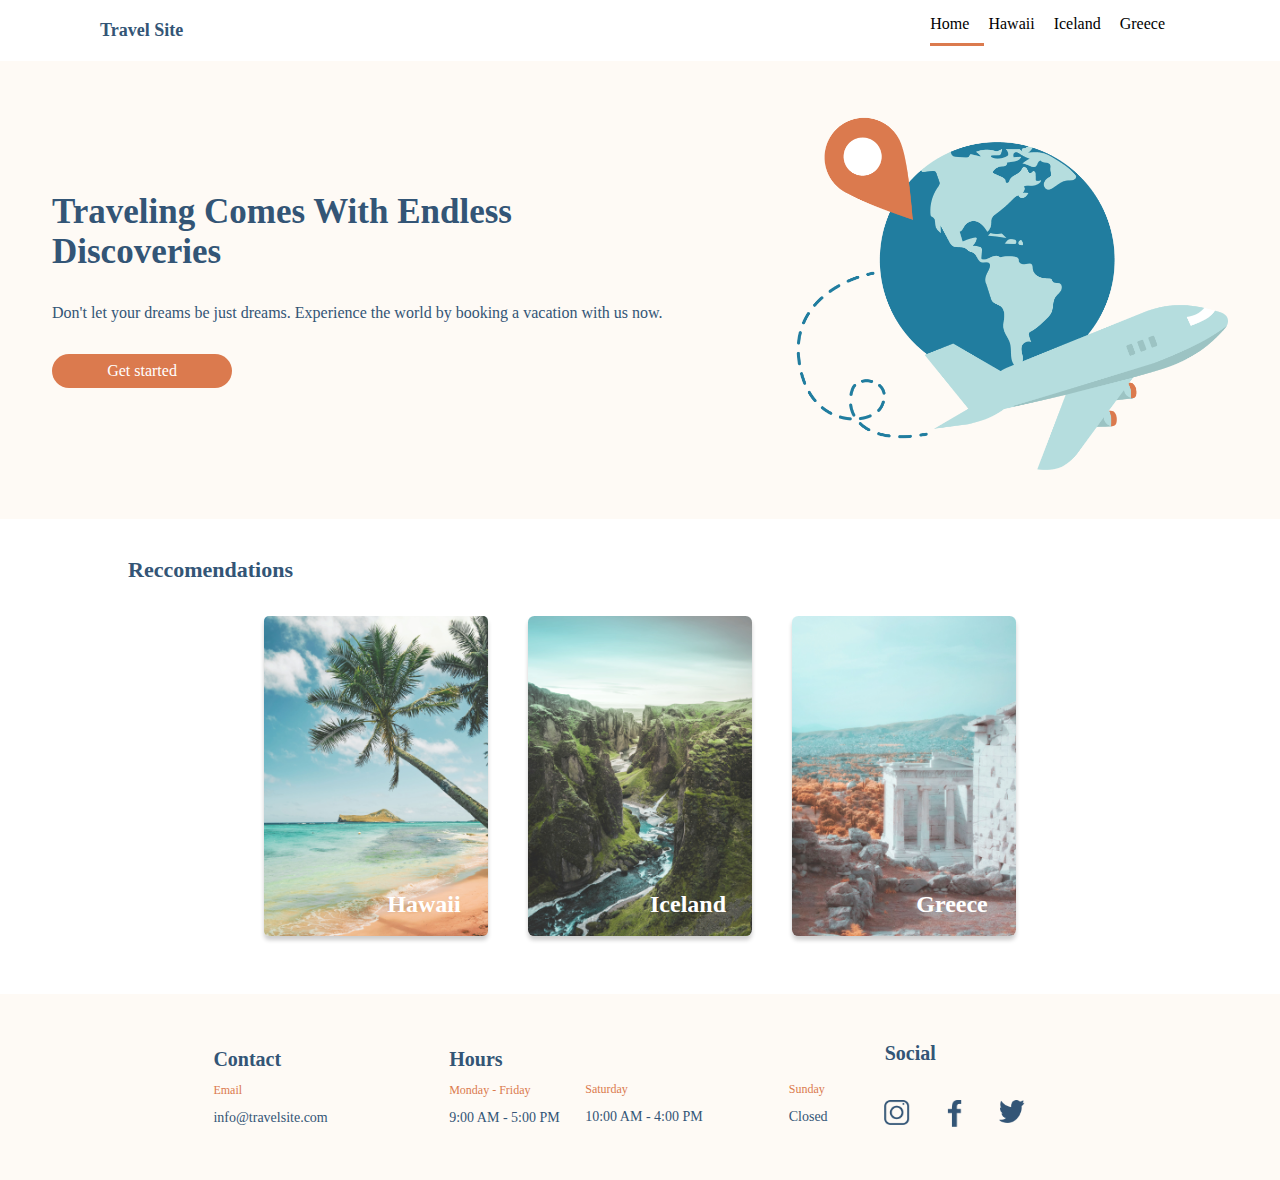
<file: victor-hemmingsIII-travelsite/index.html>
<!DOCTYPE html>
<html lang="en">
<head>
    <meta charset="UTF-8">
    <meta name="viewport" content="width=device-width, initial-scale=1.0">
    <link rel="stylesheet" href="./css/global.css">
    <link rel="stylesheet" href="./css/main.css">
    <title>Document</title>
</head>
<body>
    <nav class="travelnavbar">
        <div class="navdiv">
            <div class="navlogo">Travel Site</div>
            <ul>
                <li class="homebutton"><a href="http://127.0.0.1:5500/index.html">Home</a></li>
                <li><a href="http://127.0.0.1:5500/pages/hawaii.html">Hawaii</a></li>
                <li><a href="http://127.0.0.1:5500/pages/iceland.html">Iceland</a></li>
                <li><a href="http://127.0.0.1:5500/pages/greece.html">Greece</a></li>
            </ul>
        </div>
    </nav>

    <section class="hero">
        <div class="textboxleft">
            <h1 class="main__title">Traveling Comes With Endless Discoveries</h1>
            <p class="main__text">Don't let your dreams be just dreams. Experience the world by booking a 
                vacation with us now.</p>
                <button> Get started</button>
        </div>
        <div class="planeimagebox">
            <img class="heroplane" src="./assets/Images/hero.png" alt="heroplane">
        </div>

    </section>

    <section class="Reccomendations">
        <h2 class="rec__title">Reccomendations</h2>
            <div class="productcardbox">
                <a href="http://127.0.0.1:5500/pages/hawaii.html">
                <div class="product__card1">
                    <p class="cardcountry">Hawaii</p>
                </div>
                </a>
                <a href="http://127.0.0.1:5500/pages/iceland.html">
                <div class="product__card2">
                    <p class="cardcountry">Iceland</p>
                </div>
                </a>
                <a href="http://127.0.0.1:5500/pages/greece.html">
                <div class="product__card3">
                    <p class="cardcountry">Greece</p>
                </div>
                </a>
            </div>
    </section>

    <footer class="travelfooter">
        <div class="footertitle">Contact
            <h4 class="footerh4">Email</h4>
            <p class="footerp">info@travelsite.com</p>
        </div>
        <div class="footertitle">Hours
            <h4 class="footerh4">Monday - Friday</h4>
            <p class="footerp">9:00 AM - 5:00 PM</p>
        </div>
        <div class="footertitle2">
            <h4 class="footerh4">Saturday</h4>
            <p class="footerp">10:00 AM - 4:00 PM</p>
        </div>
        <div class="footertitle3">
            <h4 class="footerh4">Sunday</h4>
            <p class="footerp">Closed</p>
        </div>
        <div class="footertitle4">Social
            <div class="socialbox">
                <a href="http://Instagram.com/"><img class="Icon" src="./assets/Icons/icon-instagram.png" alt="instagram"></a>
                <a href="http://Facebook.com/"><img class="IconF" src="./assets/Icons/icon-facebook.png" alt="facebook"></a>
                <a href="http://Twitter.com/"><img class="Icon" src="./assets/Icons/icon-twitter.png" alt="twitter"></a>
            </div> 
        </div>
    </footer>
</body>
</html>
</file>
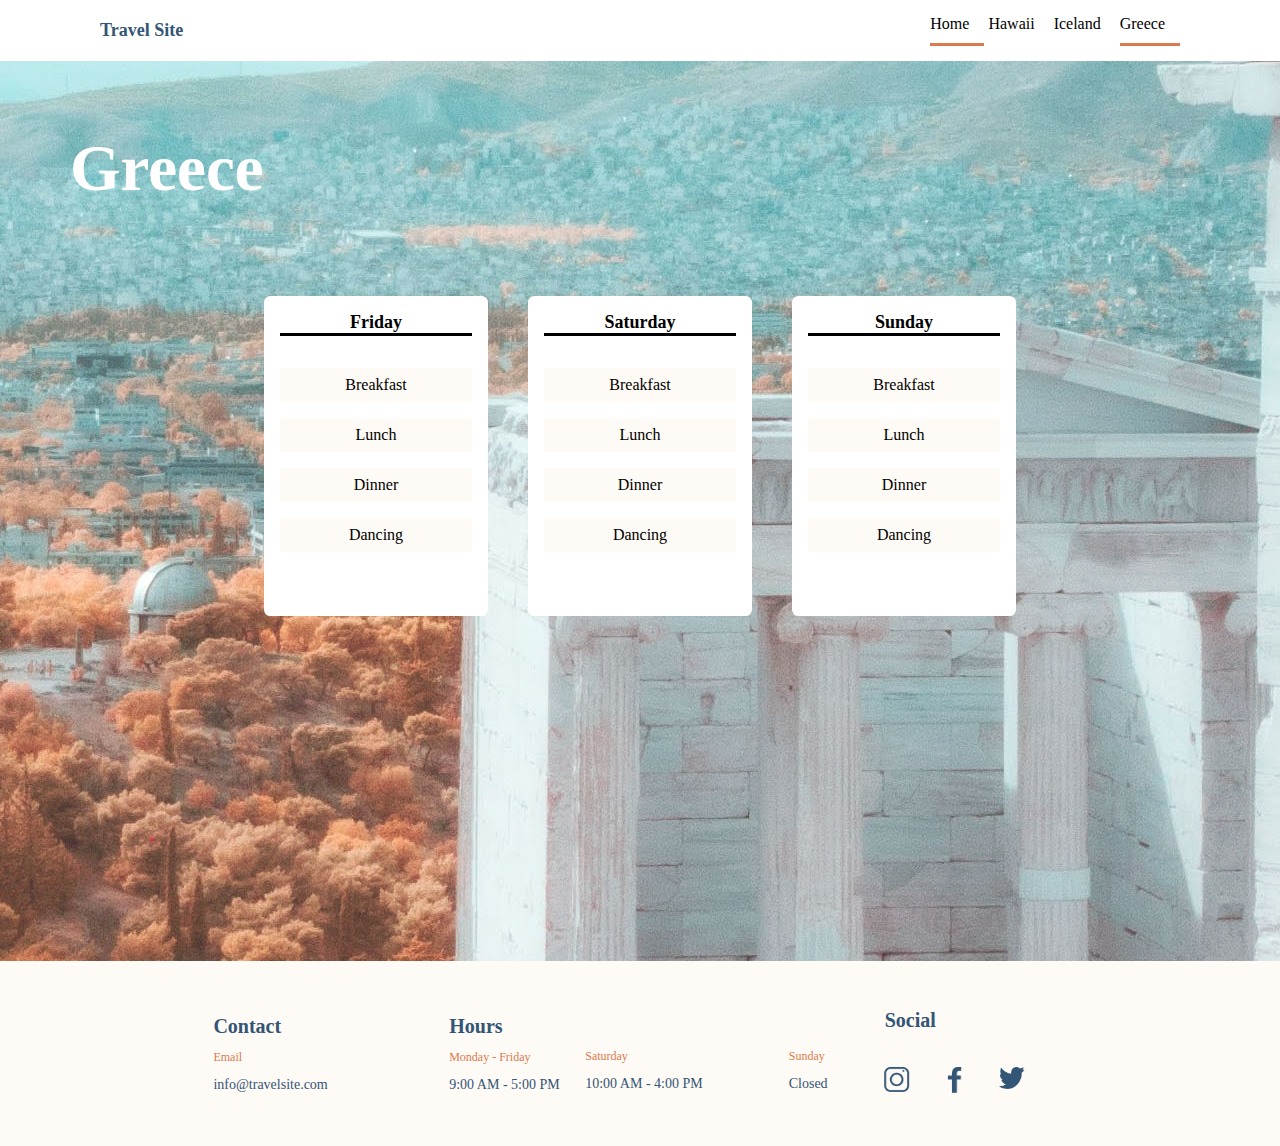
<file: victor-hemmingsIII-travelsite/pages/greece.html>
<!DOCTYPE html>
<html lang="en">
<head>
    <meta charset="UTF-8">
    <meta name="viewport" content="width=device-width, initial-scale=1.0">
    <link rel="stylesheet" href="../css/global.css">
    <link rel="stylesheet" href="../css/main.css">
    <link rel="stylesheet" href="../css/destinations.css">
    <title>Document</title>
</head>
<body>
    <nav class="travelnavbar">
        <div class="navdiv">
            <div class="navlogo">Travel Site</div>
            <ul>
                <li class="homebutton"><a href="http://127.0.0.1:5500/index.html">Home</a></li>
                <li><a href="http://127.0.0.1:5500/pages/hawaii.html">Hawaii</a></li>
                <li><a href="http://127.0.0.1:5500/pages/iceland.html">Iceland</a></li>
                <li class="greecebutton"><a href="http://127.0.0.1:5500/pages/greece.html">Greece</a></li>
            </ul>
        </div>
    </nav>

    <section class="greece__image">
        <h1 class="country">Greece</h1>
            <div class="country__productcardbox">
                <div class="country__product__card">
                    <h3 class="days">Friday</h3>
                    <div class="activitybox">
                        <div class="activity">
                            <p>Breakfast</p>
                        </div>
                        <div class="activity">
                            <p>Lunch</p>
                        </div>
                        <div class="activity">
                            <p>Dinner</p>
                        </div>
                        <div class="activity">
                            <p>Dancing</p>
                        </div>
                    </div>
                </div>
                <div class="country__product__card">
                    <h3 class="days">Saturday</h3>
                    <div class="activitybox">
                        <div class="activity">
                            <p>Breakfast</p>
                        </div>
                        <div class="activity">
                            <p>Lunch</p>
                        </div>
                        <div class="activity">
                            <p>Dinner</p>
                        </div>
                        <div class="activity">
                            <p>Dancing</p>
                        </div>
                    </div>
                </div>
                <div class="country__product__card">
                    <h3 class="days">Sunday</h3>
                    <div class="activitybox">
                        <div class="activity">
                            <p>Breakfast</p>
                        </div>
                        <div class="activity">
                            <p>Lunch</p>
                        </div>
                        <div class="activity">
                            <p>Dinner</p>
                        </div>
                        <div class="activity">
                            <p>Dancing</p>
                        </div>
                    </div>
                </div>
            </div>
    </section>

    <footer class="travelfooter">
        <div class="footertitle">Contact
            <h4 class="footerh4">Email</h4>
            <p class="footerp">info@travelsite.com</p>
        </div>
        <div class="footertitle">Hours
            <h4 class="footerh4">Monday - Friday</h4>
            <p class="footerp">9:00 AM - 5:00 PM</p>
        </div>
        <div class="footertitle2">
            <h4 class="footerh4">Saturday</h4>
            <p class="footerp">10:00 AM - 4:00 PM</p>
        </div>
        <div class="footertitle3">
            <h4 class="footerh4">Sunday</h4>
            <p class="footerp">Closed</p>
        </div>
        <div class="footertitle4">Social
            <div class="socialbox">
                <a href="http://Instagram.com/"><img class="Icon" src="../assets/Icons/icon-instagram.png" alt="instagram"></a>
                <a href="http://Facebook.com/"><img class="IconF" src="../assets/Icons/icon-facebook.png" alt="facebook"></a>
                <a href="http://Twitter.com/"><img class="Icon" src="../assets/Icons/icon-twitter.png" alt="twitter"></a>
            </div> 
        </div>
    </footer>
    
</body>
</html>
</file>
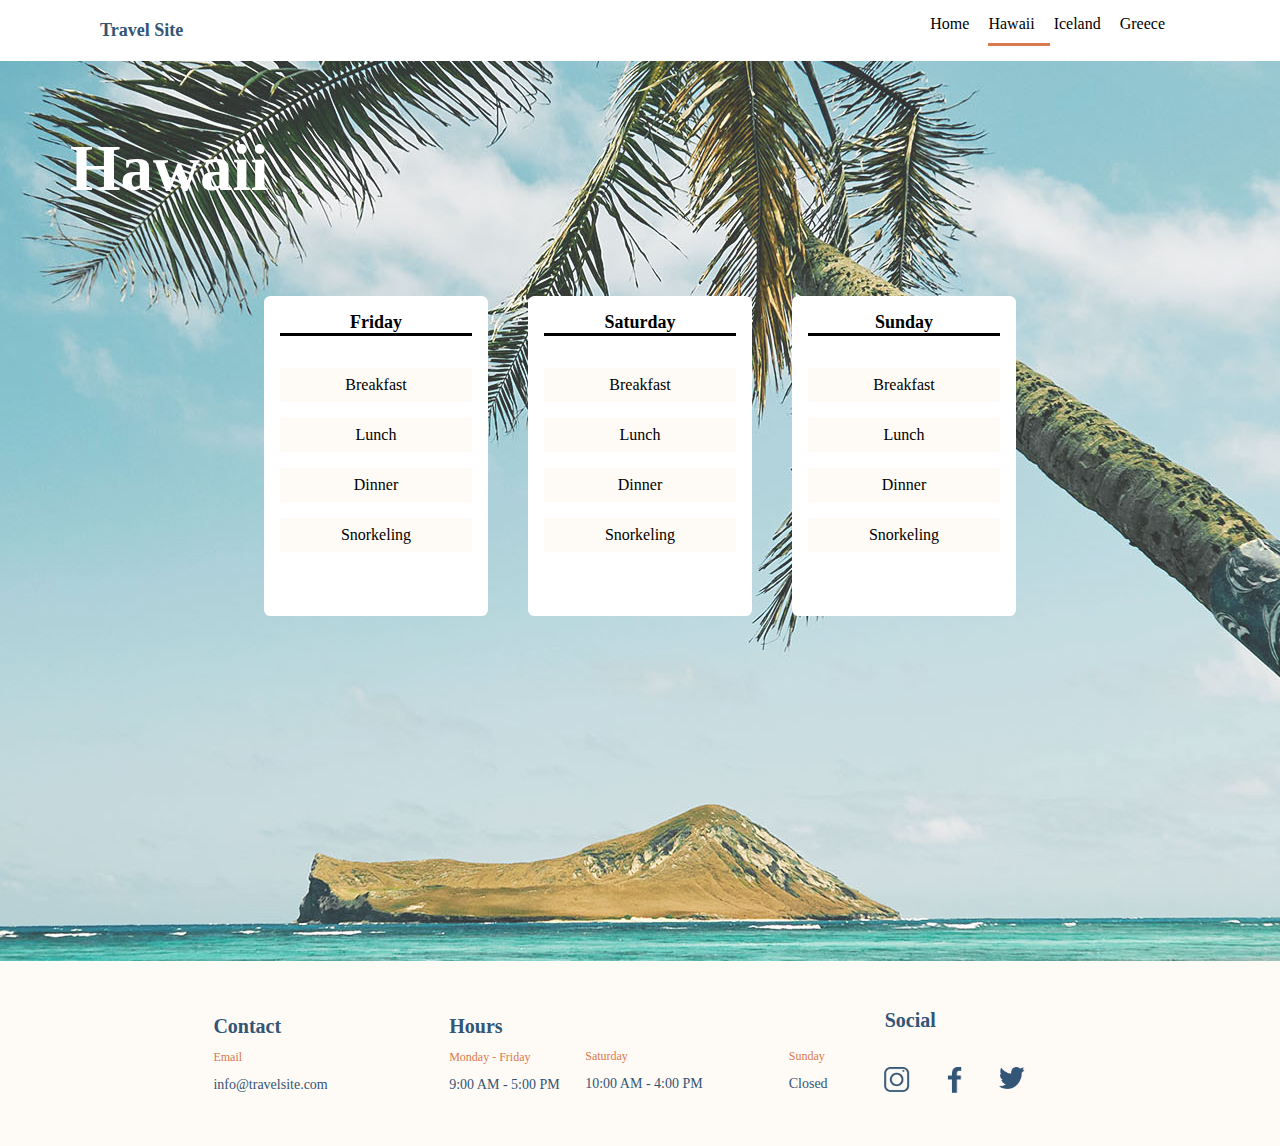
<file: victor-hemmingsIII-travelsite/pages/hawaii.html>
<!DOCTYPE html>
<html lang="en">
<head>
    <meta charset="UTF-8">
    <meta name="viewport" content="width=device-width, initial-scale=1.0">
    <link rel="stylesheet" href="../css/global.css">
    <link rel="stylesheet" href="../css/main.css">
    <link rel="stylesheet" href="../css/destinations.css">
    <title>Document</title>
</head>
<body>
    <nav class="travelnavbar">
        <div class="navdiv">
            <div class="navlogo">Travel Site</div>
            <ul>
                <li><a href="http://127.0.0.1:5500/index.html">Home</a></li>
                <li class="hawaiibutton"><a href="http://127.0.0.1:5500/pages/hawaii.html">Hawaii</a></li>
                <li><a href="http://127.0.0.1:5500/pages/iceland.html">Iceland</a></li>
                <li><a href="http://127.0.0.1:5500/pages/greece.html">Greece</a></li>
            </ul>
        </div>
    </nav>

    <section class="hawaii__image">
        <h1 class="country">Hawaii</h1>
            <div class="country__productcardbox">
                <div class="country__product__card">
                    <h3 class="days">Friday</h3>
                    <div class="activitybox">
                        <div class="activity">
                            <p>Breakfast</p>
                        </div>
                        <div class="activity">
                            <p>Lunch</p>
                        </div>
                        <div class="activity">
                            <p>Dinner</p>
                        </div>
                        <div class="activity">
                            <p>Snorkeling</p>
                        </div>
                    </div>
                </div>
                <div class="country__product__card">
                    <h3 class="days">Saturday</h3>
                    <div class="activitybox">
                        <div class="activity">
                            <p>Breakfast</p>
                        </div>
                        <div class="activity">
                            <p>Lunch</p>
                        </div>
                        <div class="activity">
                            <p>Dinner</p>
                        </div>
                        <div class="activity">
                            <p>Snorkeling</p>
                        </div>
                    </div>
                </div>
                <div class="country__product__card">
                    <h3 class="days">Sunday</h3>
                    <div class="activitybox">
                        <div class="activity">
                            <p>Breakfast</p>
                        </div>
                        <div class="activity">
                            <p>Lunch</p>
                        </div>
                        <div class="activity">
                            <p>Dinner</p>
                        </div>
                        <div class="activity">
                            <p>Snorkeling</p>
                        </div>
                    </div>
                </div>
            </div>
    </section>

    <footer class="travelfooter">
        <div class="footertitle">Contact
            <h4 class="footerh4">Email</h4>
            <p class="footerp">info@travelsite.com</p>
        </div>
        <div class="footertitle">Hours
            <h4 class="footerh4">Monday - Friday</h4>
            <p class="footerp">9:00 AM - 5:00 PM</p>
        </div>
        <div class="footertitle2">
            <h4 class="footerh4">Saturday</h4>
            <p class="footerp">10:00 AM - 4:00 PM</p>
        </div>
        <div class="footertitle3">
            <h4 class="footerh4">Sunday</h4>
            <p class="footerp">Closed</p>
        </div>
        <div class="footertitle4">Social
            <div class="socialbox">
                <a href="http://Instagram.com/"><img class="Icon" src="../assets/Icons/icon-instagram.png" alt="instagram"></a>
                <a href="http://Facebook.com/"><img class="IconF" src="../assets/Icons/icon-facebook.png" alt="facebook"></a>
                <a href="http://Twitter.com/"><img class="Icon" src="../assets/Icons/icon-twitter.png" alt="twitter"></a>
            </div> 
        </div>
    </footer>
    
</body>
</html>
</file>
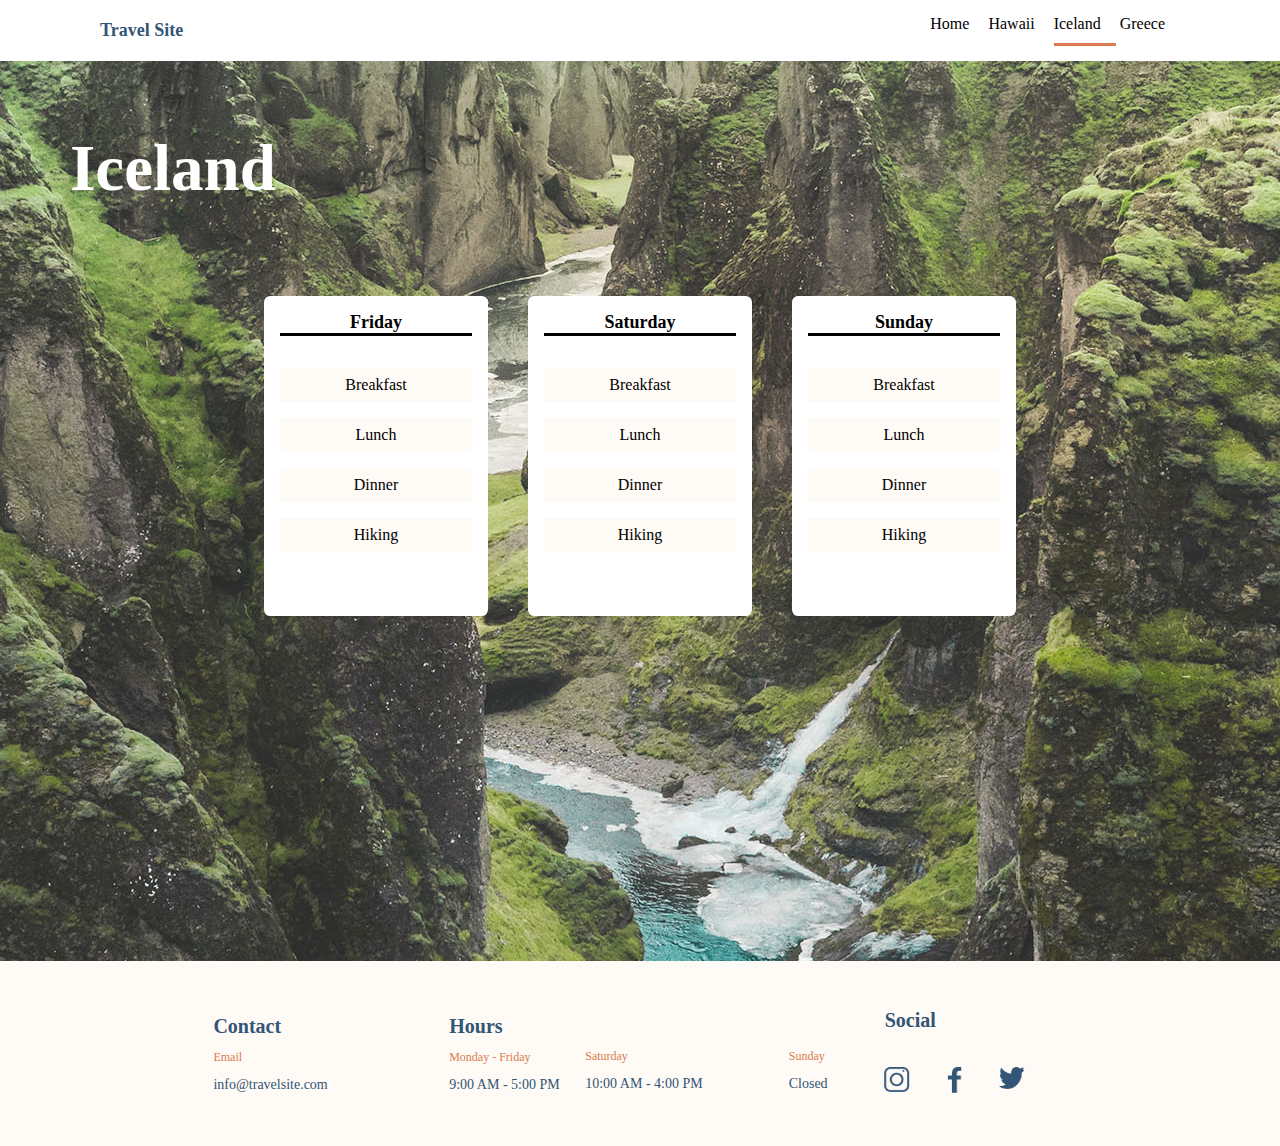
<file: victor-hemmingsIII-travelsite/pages/iceland.html>
<!DOCTYPE html>
<html lang="en">
<head>
    <meta charset="UTF-8">
    <meta name="viewport" content="width=device-width, initial-scale=1.0">
    <link rel="stylesheet" href="../css/global.css">
    <link rel="stylesheet" href="../css/main.css">
    <link rel="stylesheet" href="../css/destinations.css">
    <title>Document</title>
</head>
<body>
    <nav class="travelnavbar">
        <div class="navdiv">
            <div class="navlogo">Travel Site</div>
            <ul>
                <li><a href="http://127.0.0.1:5500/index.html">Home</a></li>
                <li><a href="http://127.0.0.1:5500/pages/hawaii.html">Hawaii</a></li>
                <li class="icelandbutton"><a href="http://127.0.0.1:5500/pages/iceland.html">Iceland</a></li>
                <li><a href="http://127.0.0.1:5500/pages/greece.html">Greece</a></li>
            </ul>
        </div>
    </nav>
        <section class="iceland__image">
            <h1 class="country">Iceland</h1>
                <div class="country__productcardbox">
                    <div class="country__product__card">
                        <h3 class="days">Friday</h3>
                        <div class="activitybox">
                            <div class="activity">
                                <p>Breakfast</p>
                            </div>
                            <div class="activity">
                                <p>Lunch</p>
                            </div>
                            <div class="activity">
                                <p>Dinner</p>
                            </div>
                            <div class="activity">
                                <p>Hiking</p>
                            </div>
                        </div>
                    </div>
                    <div class="country__product__card">
                        <h3 class="days">Saturday</h3>
                        <div class="activitybox">
                            <div class="activity">
                                <p>Breakfast</p>
                            </div>
                            <div class="activity">
                                <p>Lunch</p>
                            </div>
                            <div class="activity">
                                <p>Dinner</p>
                            </div>
                            <div class="activity">
                                <p>Hiking</p>
                            </div>
                        </div>
                    </div>
                    <div class="country__product__card">
                        <h3 class="days">Sunday</h3>
                        <div class="activitybox">
                            <div class="activity">
                                <p>Breakfast</p>
                            </div>
                            <div class="activity">
                                <p>Lunch</p>
                            </div>
                            <div class="activity">
                                <p>Dinner</p>
                            </div>
                            <div class="activity">
                                <p>Hiking</p>
                            </div>
                        </div>
                    </div>
                </div>
        </section>
    
        <footer class="travelfooter">
            <div class="footertitle">Contact
                <h4 class="footerh4">Email</h4>
                <p class="footerp">info@travelsite.com</p>
            </div>
            <div class="footertitle">Hours
                <h4 class="footerh4">Monday - Friday</h4>
                <p class="footerp">9:00 AM - 5:00 PM</p>
            </div>
            <div class="footertitle2">
                <h4 class="footerh4">Saturday</h4>
                <p class="footerp">10:00 AM - 4:00 PM</p>
            </div>
            <div class="footertitle3">
                <h4 class="footerh4">Sunday</h4>
                <p class="footerp">Closed</p>
            </div>
            <div class="footertitle4">Social
                <div class="socialbox">
                    <a href="http://Instagram.com/"><img class="Icon" src="../assets/Icons/icon-instagram.png" alt="instagram"></a>
                    <a href="http://Facebook.com/"><img class="IconF" src="../assets/Icons/icon-facebook.png" alt="facebook"></a>
                    <a href="http://Twitter.com/"><img class="Icon" src="../assets/Icons/icon-twitter.png" alt="twitter"></a>
                </div> 
            </div>
        </footer>
</body>
</html>
</file>
<file: victor-hemmingsIII-travelsite/css/global.css>
* {
    padding: 0;
    margin: 0;
    font-family: Verdana;
    box-sizing: border-box;
}
</file>
<file: victor-hemmingsIII-travelsite/css/main.css>
* {
    text-decoration: none;
}

.travelnavbar {
    background-color: #FFFFFF;
    padding: 15px 100px 15px 100px;

}

.navdiv {
    text-decoration: none;
    display: flex;
    align-items: center;
    justify-content: space-between;
}

.navlogo {
    color: #335576;
    font-size: 18px;
    font-weight: 800;
}

li {
    list-style: none;
    display: inline-block;
    
}

li a {
    color: black;
    margin-right: 15px;
}

.homebutton {
    border-bottom: 3px solid #db7a4E;
    margin: 0;
    padding-bottom: 10px;
}

.hero {
    background-color: #fefaf5;
    display: flex;
    justify-content: space-around;
    padding-top: 3rem;
    padding-bottom: 3rem;

}

.textboxleft {
    color: #335576;
    display: flex;
    flex-direction: column;
    justify-content: center;
    gap: 2rem;
    width: 40rem;
}

.main__title {
    font-size: 35px;
    width: 37rem;
}

button {
    border: none;
    text-align: center;
    background-color: #db7a4E;
    color: #FFFFFF;
    font-size: 1rem;
    width: 11.25rem;
    margin: 0;
    padding: 0.50rem;
    border-radius: 1.25rem;
}

.planeimagebox {
    display: flex;
    flex-direction: column;
    justify-content: center;
    gap: 2rem;
    width: 27rem;
}

.reccomendations {
    background-color: #FFFFFF;
}

h2 {
    color: #335576;
    font-size: 22px;
    padding-top: 3%;
    padding-left: 10%;
    padding-bottom: 1%;
}

.productcardbox {
    display: flex;
    justify-content: center;
    align-items: center;
    padding-bottom: 3%;
}

.cardcountry {
    color: white;
    font-size: 24px;
    font-weight: 550;
    padding-top: 135%;
    padding-left: 50%;
}

.product__card1 {
    background-image: url(../assets/Images/hawaii.jpg);
    background-position: center;
    background-repeat: no-repeat;
    background-size: 14rem;
    display: flex;
    flex-direction: column;
    align-items: center;
    Width: 14rem;
    Height: 20rem;
    Padding: 1rem;
    Margin: 1.25rem;
    Border-radius: 5px;
    box-shadow: 0px 4px 4px 0px rgba(0,0,0,0.2);
}
.product__card2 {
    background-image: url(../assets/Images/iceland.jpg);
    background-position: center;
    background-repeat: no-repeat;
    background-size: 14rem;
    display: flex;
    flex-direction: column;
    align-items: center;
    Width: 14rem;
    Height: 20rem;
    Padding: 1rem;
    Margin: 1.25rem;
    Border-radius: 0.40rem;
    box-shadow: 0px 4px 4px 0px rgba(0,0,0,0.2);
}
.product__card3 {
    background-image: url(../assets/Images/greece.jpg);
    background-position: center;
    background-repeat: no-repeat;
    background-size: 14rem;
    display: flex;
    flex-direction: column;
    align-items: center;
    Width: 14rem;
    Height: 20rem;
    Padding: 1rem;
    Margin: 1.25rem;
    Border-radius: 0.40rem;
    box-shadow: 0px 4px 4px 0px rgba(0,0,0,0.2);
}

.travelfooter {
    background-color: #fefaf5;
    display: flex;
    justify-content: space-around;
    align-items: center;
    padding: 3rem;
}

.footertitle {
    color: #335576;
    font-size: 20px;
    font-weight: 800;
    display: flex;
    flex-direction: column;
    gap: 0.75rem;
    transform: translate(90%, 0);
}
.footertitle2 {
    color: #335576;
    font-size: 20px;
    font-weight: 800;
    display: flex;
    flex-direction: column;
    gap: 0.75rem;
    transform: translate(0, 40%);
}
.footertitle3 {
    color: #335576;
    font-size: 20px;
    font-weight: 800;
    display: flex;
    flex-direction: column;
    gap: 0.75rem;
    transform: translate(-100%, 40%);
}
.footertitle4 {
    color: #335576;
    font-size: 20px;
    font-weight: 800;
    display: flex;
    flex-direction: column;
    grid-area: 0.75rem;
    transform: translate(-60%, 0);
}

.socialbox {
    display: flex;
    flex-direction: row;
}

.footerh4 {
    color: #db7a4E;
    font-weight: 100;
    font-size: 12px;
}

.footerp {
    color: #335576;
    font-size: 14px;
    font-weight: 100;
}

.Icon {
    width: 25px;
}

.IconF {
    width: 14px;
}

.Icon,.IconF {
    margin-top: 35px;
    margin-right: 38px;
}
</file>
<file: victor-hemmingsIII-travelsite/css/destinations.css>
.hawaiibutton {
    border-bottom: 3px solid #db7a4E;
    margin: 0;
    padding-bottom: 10px;
}

.icelandbutton {
    border-bottom: 3px solid #db7a4E;
    margin: 0;
    padding-bottom: 10px;
}

.greecebutton {
    border-bottom: 3px solid #db7a4E;
    margin: 0;
    padding-bottom: 10px;
}

.hawaii__image {
    height: 900px;
    background-image: url(../assets/Images/hawaii.jpg);
    background-position: center;
}

.greece__image {
    height: 900px;
    background-image: url(../assets/Images/greece.jpg);
    background-position: center;
}

.iceland__image {
    height: 900px;
    background-image: url(../assets/Images/iceland.jpg);
    background-position: center;
}

h1 {
    color: #FFFFFF;
    font-size: 65px;
    padding: 70px;
}

.country__productcardbox {
    display: flex;
    justify-content: center;
    align-items: center;
}

.country__product__card {
    background-color: white;
    display: flex;
    flex-direction: column;
    align-items: center;
    Width: 14rem;
    Height: 20rem;
    Padding: 1rem;
    Margin: 1.25rem;
    Border-radius: 0.40rem;
}

.activitybox {
    display: flex;
    flex-direction: column;
    gap: 1rem;
    height: 100%;
    align-items: center;
    margin-top: 2rem;
    width: 100%;
    box-sizing: border-box;
}

.days {
    color: black;
    font-size: 18px;
    font-weight: bold;
    border-bottom: 3px solid black;
    width: 100%;
    text-align: center;
}

.activity {
    background-color: #fefaf5;
    width: 100%;
    display: flex;
    justify-content: center;
    padding: 0.5rem;
    box-sizing: border-box;
}
</file>
